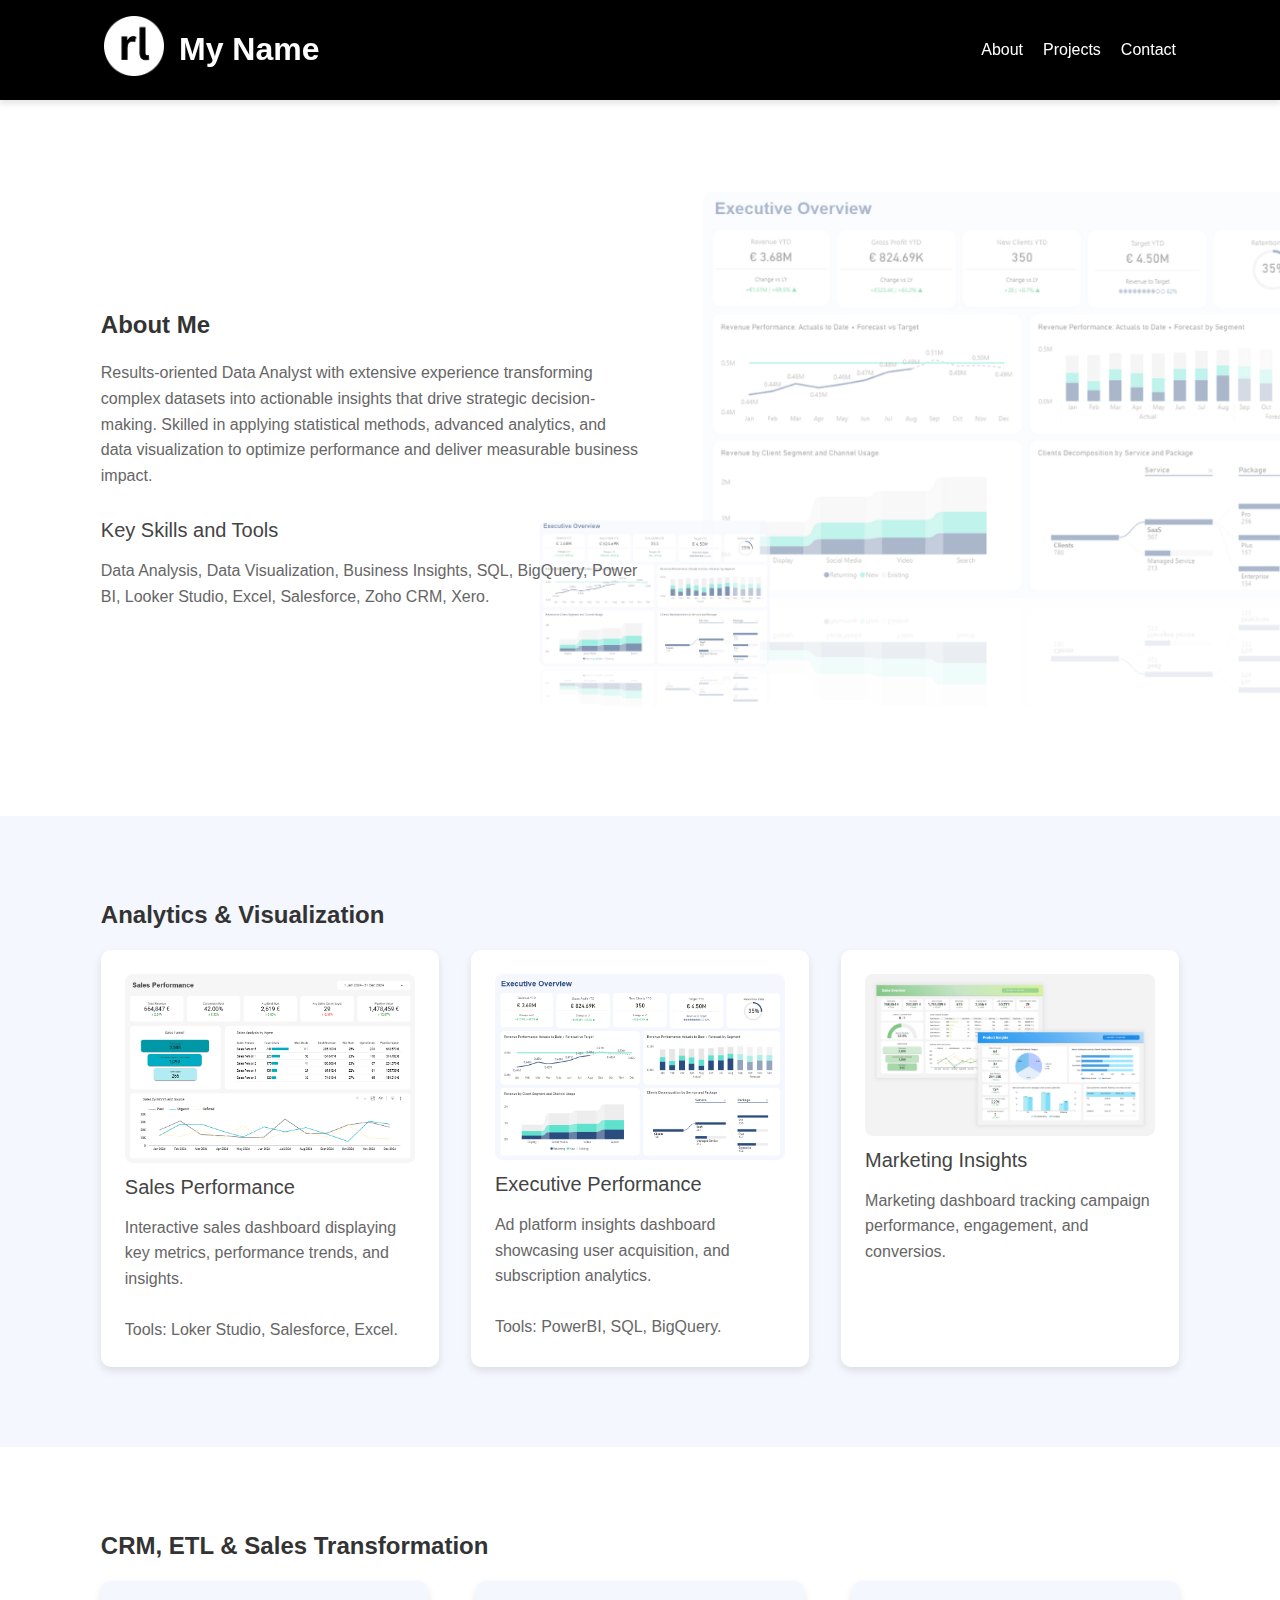
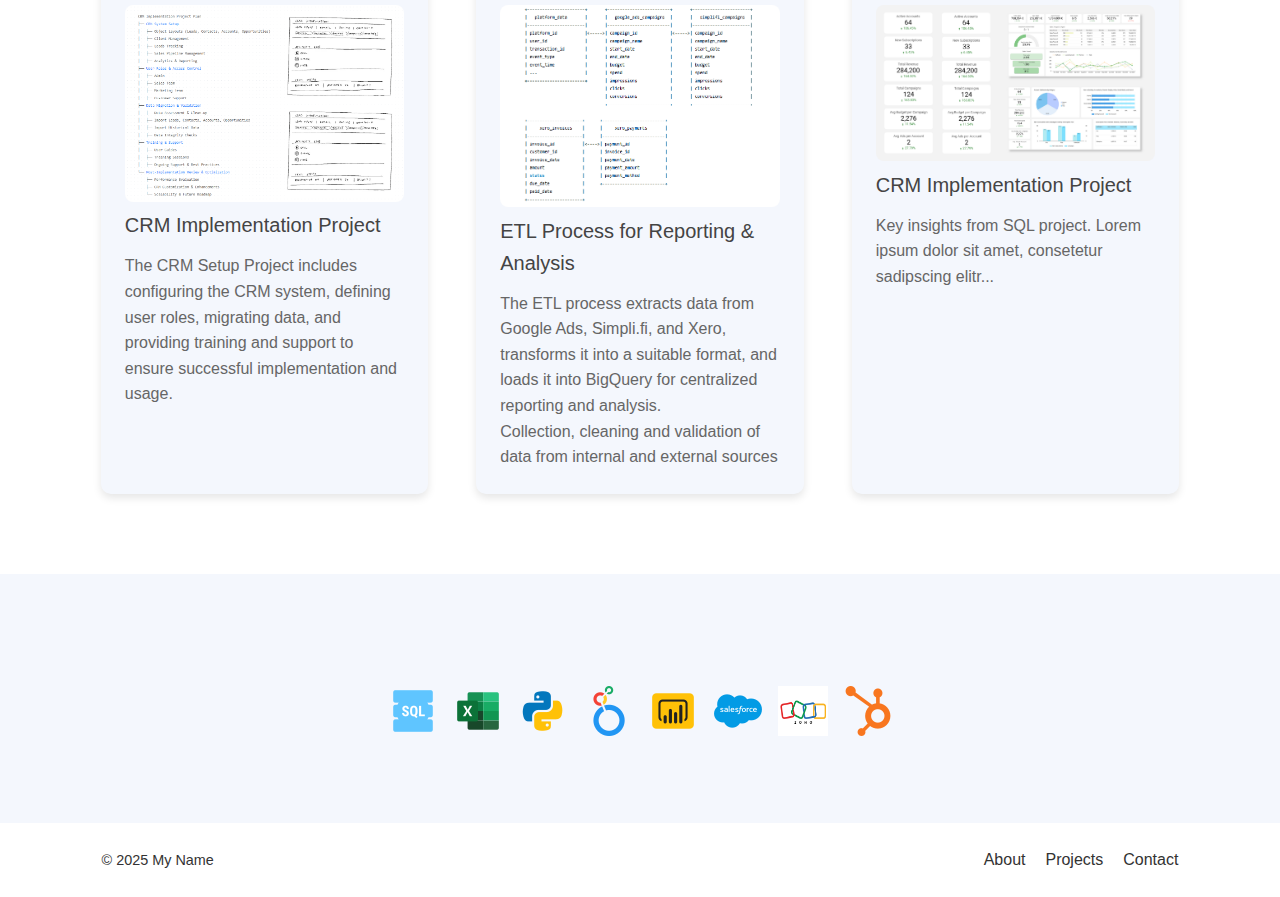
<file: index.html>
<!DOCTYPE html>
<html lang="en">
<head>
    <meta charset="UTF-8">
    <meta name="viewport" content="width=device-width, initial-scale=1.0">
    <title>My Name | Data Portfolio</title>
    <link rel="icon" type="image/png" href="Lr_Icons_Logos/rl_white.png"> <!-- Some browsers (like Chrome) will automatically look for a favicon.ico file in the root directory of the website -->
    <link rel="stylesheet" href="style.css">
</head>
<body>
    <!-- Header Section -->
    <header>
        <div class="header-container">
            <!-- Logo and Name -->
            <div class="logo-container">
                <a href="index.html">
                    <img src="Lr_Icons_Logos/rl_white.png" alt="LR Logo" class="logo">
                </a>
                <h1>My Name</h1>
            </div>
            <!-- Navigation Links -->
            <nav>
                <a href="#about">About</a>
                <a href="#projects">Projects</a>
                <a href="#contact">Contact</a>
            </nav>
        </div>
    </header>
    
    <!-- About Section -->
    <div class="section-wrapper about-wrapper">
        <section id="about">
            <div class="content-wrapper">
                <!-- About Me Title -->
                <h2 class="section-title">About Me</h2>
                <p>Results-oriented Data Analyst with extensive experience transforming complex datasets into actionable insights that drive strategic decision-making. Skilled in applying statistical methods, advanced analytics, and data visualization to optimize performance and deliver measurable business impact.</p>
                <br> <!-- This adds space between the two paragraphs -->
                <h3 class="section-subtitle">Key Skills and Tools</h3>
                <p>Data Analysis, Data Visualization, Business Insights, SQL, BigQuery, Power BI, Looker Studio, Excel, Salesforce, Zoho CRM, Xero.</p>
            </div>
            <div class="about-image">
                <img src="Cover for About.png" alt="About Image">
            </div>
        </section>
    </div>
    
<!-- Projects Section -->
<div class="section-wrapper projects-wrapper">
    <section id="projects">
        <div class="content-wrapper">
            <!-- Projects Title -->
            <h2 class="section-title">Analytics & Visualization</h2>
            <div class="projects-container">
                <div class="project">
                    <img src="Dash_Images/SALESNEW_.png" alt="Sales Dashboard">
                    <h3 class="section-subtitle">Sales Performance</h3>
                    <p>Interactive sales dashboard displaying key metrics, performance trends, and insights.</p>
                    <br>
                    <p>Tools: Loker Studio, Salesforce, Excel.</p>
                </div>
                <a href="executive-dashboard.html" class="project">
                    <img src="Dash_Images/EXECNEW_.png" alt="Product Insights">
                    <h3 class="section-subtitle">Executive Performance</h3>
                    <p>Ad platform insights dashboard showcasing user acquisition, and subscription analytics.</p>
                     <br>
                    <p>Tools: PowerBI, SQL, BigQuery.</p>
                </a>
                <div class="project">
                    <img src="Dash_Images/trl.png" alt="SQL Project">
                    <h3 class="section-subtitle">Marketing Insights</h3>
                    <p>Marketing dashboard tracking campaign performance, engagement, and conversios.</p>
                </div>
            </div>
        </div>
    </section>
</div>

<!-- Workflows Projects Section -->
<div class="section-wrapper workflows-wrapper">
    <section id="workflows">
        <div class="content-wrapper">
            <!-- Projects Title -->
            <h2 class="section-title">CRM, ETL & Sales Transformation</h2>
            <div class="workflows-container">
                <div class="workflows">
                    <img src="crm_.png" alt="CRM">
                    <br>
                    <h3 class="section-subtitle">CRM Implementation Project</h3>
                    <p>The CRM Setup Project includes configuring the CRM system, defining user roles, migrating data, and providing training and support to ensure successful implementation and usage.</p>
                </div>
                <div class="workflows">
                    <img src="API-s.png" alt="API-BigQuery">
                    <br>
                    <h3 class="section-subtitle">ETL Process for Reporting & Analysis</h3>
                    <p>The ETL process extracts data from Google Ads, Simpli.fi, and Xero, transforms it into a suitable format, and loads it into BigQuery for centralized reporting and analysis.</p>
                    <p>Collection, cleaning and validation of data from internal and external sources</p>
                </div>
                <div class="workflows">
                    <img src="Dash_Images/newdashcoll.png" alt="SQL Project">
                    <br>
                    <h3 class="section-subtitle">CRM Implementation Project</h3>
                    <p>Key insights from SQL project. Lorem ipsum dolor sit amet, consetetur sadipscing elitr...</p>
                </div>
            </div>
        </div>
    </section>
</div>

<!-- Skills Logos Section -->
<div class="section-wrapper skills-wrapper">
    <section id="skills-logos">
        <div class="content-wrapper">
            <!-- Skills Logos -->
            <div class="skills-logos">
                <ul>
                    <li><img src="Tools_Logos/sql_logo.png" alt="SQL Logo"></li>
                    <li><img src="Tools_Logos/excel_logo.png" alt="Excel Logo"></li>
                    <li><img src="Tools_Logos/python_logo.png" alt="Python Logo"></li>
                    <li><img src="Tools_Logos/looker_logo.png" alt="Looker Studio Logo"></li>
                    <li><img src="Tools_Logos/powerbi_logo.png" alt="Power BI Logo"></li>
                    <li><img src="Tools_Logos/salesforce_logo.png" alt="Salesforce Logo"></li>
                    <li><img src="Tools_Logos/zoho.png" alt="Salesforce Logo"></li>
                    <li><img src="Tools_Logos/hubspot.png" alt="Salesforce Logo"></li>
                </ul>
            </div>
        </div>
    </section>
</div>
    
    <!-- Footer Section -->
    <footer>
        <div class="footer-container">
            <p>&copy; 2025 My Name</p>
            <nav>
                <a href="#about">About</a>
                <a href="#projects">Projects</a>
                <a href="#contact">Contact</a>
            </nav>
            <!-- Up Arrow Button -->
            <a href="#" class="back-to-top">︿</a>
        </div>
    </footer>

    <script>
        document.addEventListener("DOMContentLoaded", function() {
            const backToTop = document.querySelector(".back-to-top");
    
            // Show/hide button on scroll
            window.addEventListener("scroll", function() {
                if (window.scrollY > 300) { 
                    backToTop.style.display = "block"; // Show button
                } else {
                    backToTop.style.display = "none"; // Hide button
                }
            });
    
            // Smooth scroll to top
            backToTop.addEventListener("click", function(e) {
                e.preventDefault();
                window.scrollTo({ top: 0, behavior: "smooth" });
            });
        });
    </script>    
    
</body>
</html>
</file>
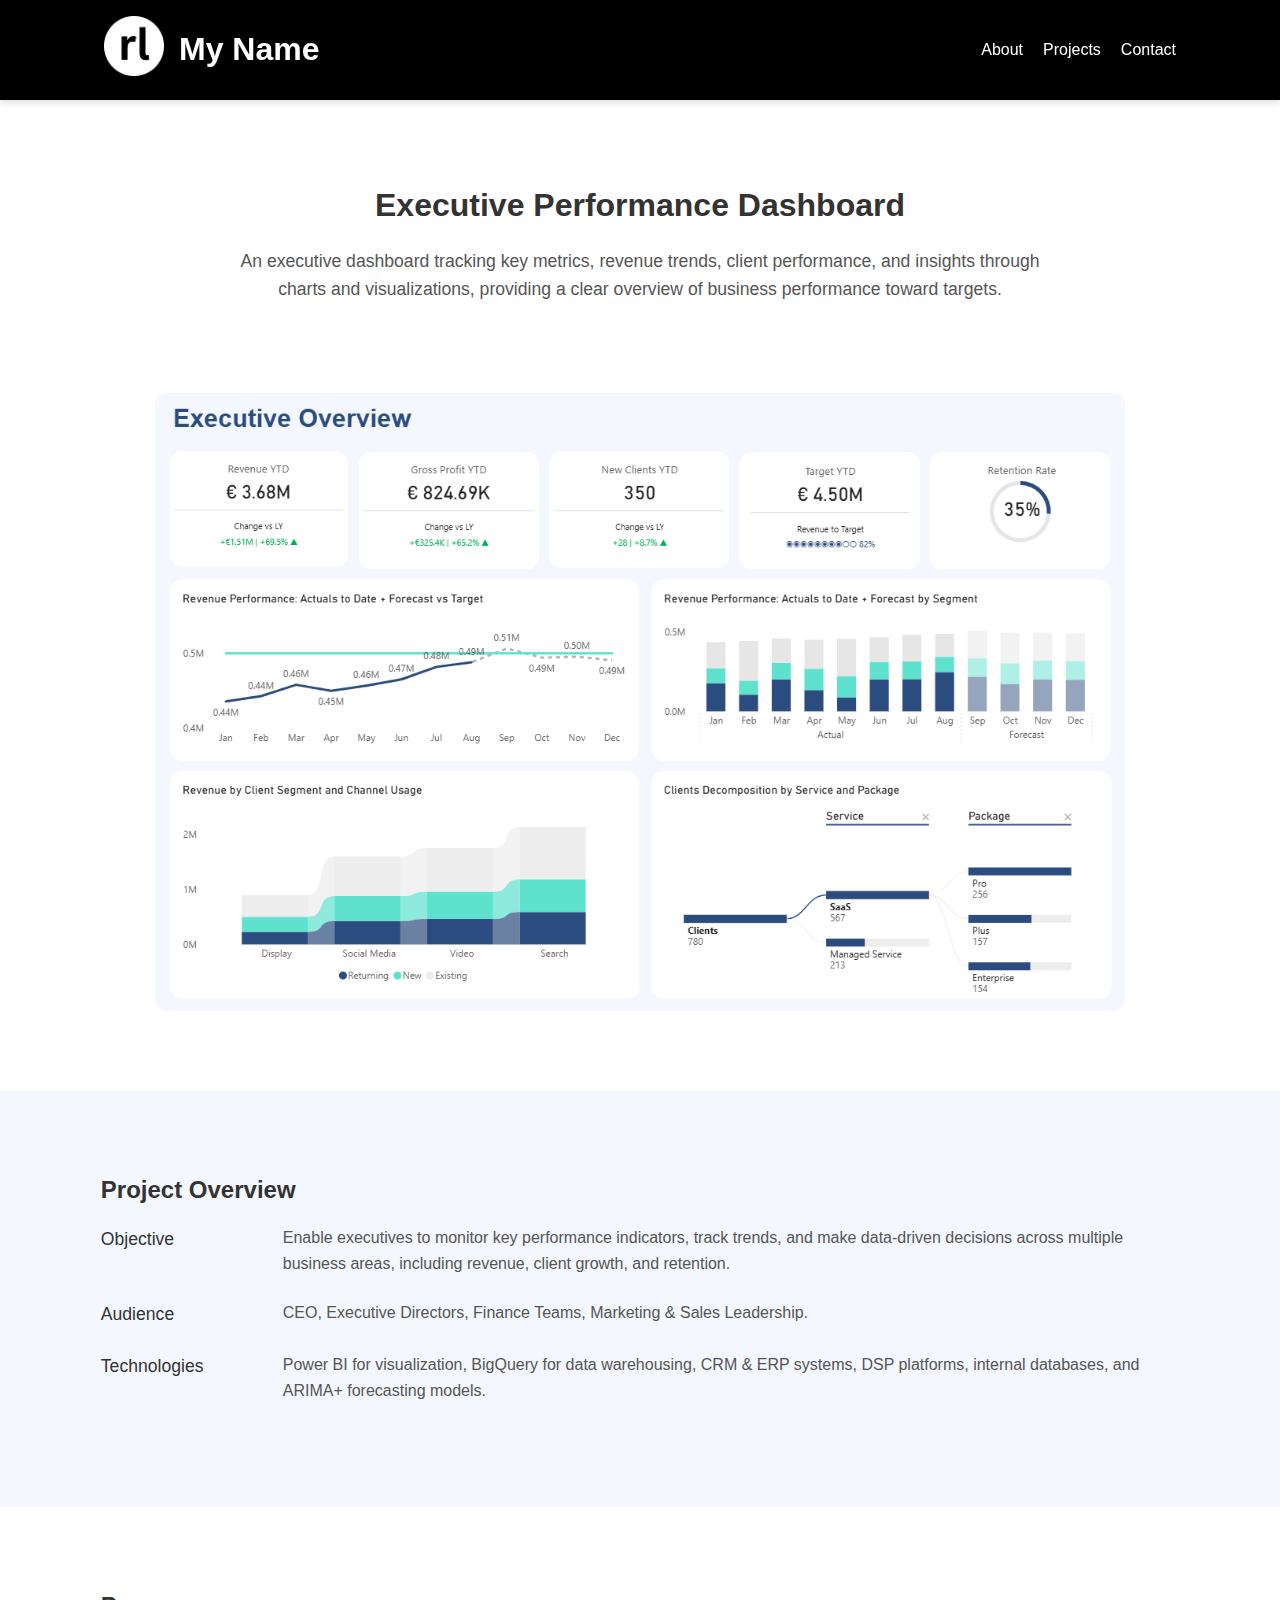
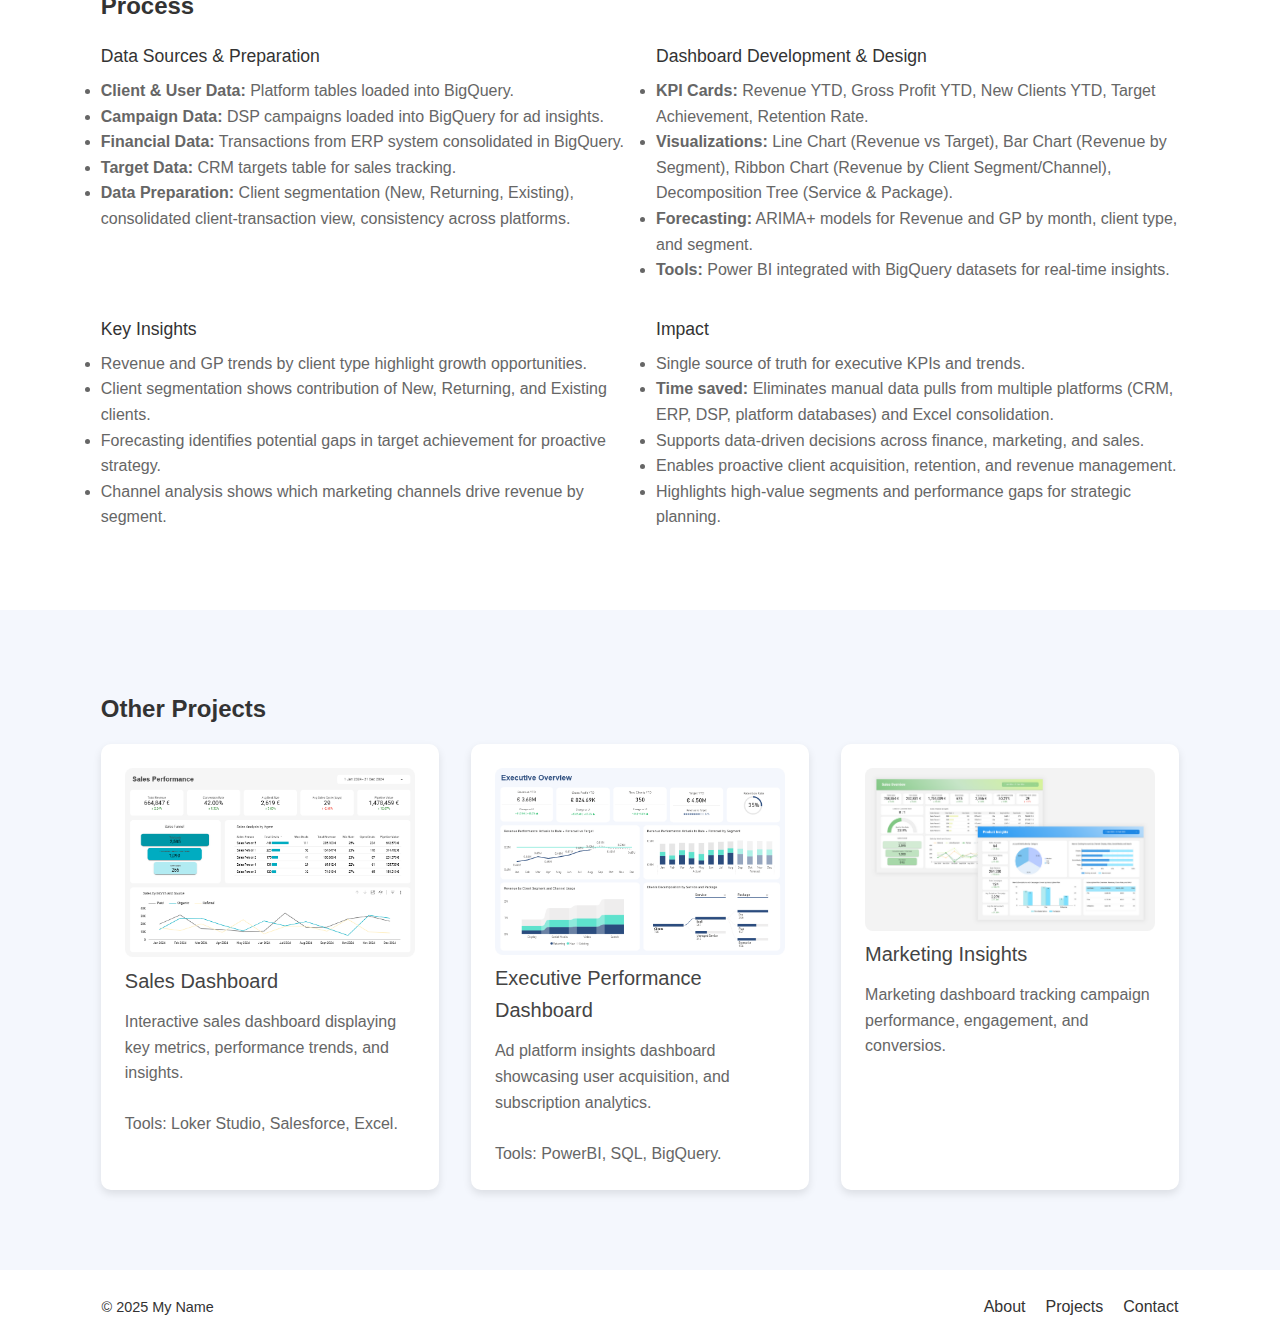
<file: executive-dashboard.html>
<!DOCTYPE html>
<html lang="en">
<head>
    <meta charset="UTF-8">
    <meta name="viewport" content="width=device-width, initial-scale=1.0">
    <title>My Name | Data Portfolio</title>
    <link rel="icon" type="image/png" href="Lr_Icons_Logos/rl_white.png"> <!-- Some browsers (like Chrome) will automatically look for a favicon.ico file in the root directory of the website -->
    <link rel="stylesheet" href="style.css">
    <link rel="stylesheet" href="page.css"> 
</head>
<body>
    <!-- Header Section -->
    <header>
        <div class="header-container">
            <!-- Logo and Name -->
            <div class="logo-container">
                <a href="index.html">
                    <img src="Lr_Icons_Logos/rl_white.png" alt="LR Logo" class="logo">
                </a>
                <h1>My Name</h1>
            </div>
            <!-- Navigation Links -->
            <nav>
                <a href="#about">About</a>
                <a href="#projects">Projects</a>
                <a href="#contact">Contact</a>
            </nav>
        </div>
    </header>

    <!-- Introduction Section -->
    <div class="section-wrapper introduction-executive-wrapper">
        <section id="introduction-executive-wrapper">
            <div class="content-wrapper">
                <!-- Dashboard Name -->
                <h2 class="section-title">Executive Performance Dashboard</h2>
                <p>An executive dashboard tracking key metrics, revenue trends, client performance, and insights through charts and visualizations, providing a clear overview of business performance toward targets.</p>
                <br> <!-- This adds space between the two paragraphs -->
            </div>
            <div class="dashboard-image">
                <img src="ExecutiveDash.png" alt="Executive Dashboard Image">
            </div>
        </section>
    </div>

    <!-- Project Overview -->
    <div class="section-wrapper project-overiew-wrapper">
        <section id="project-overview">
            <div class="content-wrapper">
                <h2 class="section-title">Project Overview</h2>

            <div class="overview-item">
                <h3 class="section-subtitle">Objective</h3>
                <p>Enable executives to monitor key performance indicators, track trends, and make data-driven decisions across multiple business areas, including revenue, client growth, and retention.</p>
            </div>

            <div class="overview-item">
                <h3 class="section-subtitle">Audience</h3>
                <p>CEO, Executive Directors, Finance Teams, Marketing & Sales Leadership.</p>
            </div>

            <div class="overview-item">
                <h3 class="section-subtitle">Technologies</h3>
                <p>Power BI for visualization, BigQuery for data warehousing, CRM & ERP systems, DSP platforms, internal databases, and ARIMA+ forecasting models.</p>
            </div>
            </div>
        </section>
    </div>

        <!-- Process -->
<div class="section-wrapper process-wrapper">
    <section id="process">
        <div class="content-wrapper">
            <h2 class="section-title">Process</h2>

            <div class="process-items-grid">

                <div class="process-item">
                    <h3 class="section-subtitle">Data Sources & Preparation</h3>
                    <ul class="process-list">
                        <li><strong>Client & User Data:</strong> Platform tables loaded into BigQuery.</li>
                        <li><strong>Campaign Data:</strong> DSP campaigns loaded into BigQuery for ad insights.</li>
                        <li><strong>Financial Data:</strong> Transactions from ERP system consolidated in BigQuery.</li>
                        <li><strong>Target Data:</strong> CRM targets table for sales tracking.</li>
                        <li><strong>Data Preparation:</strong> Client segmentation (New, Returning, Existing), consolidated client-transaction view, consistency across platforms.</li>
                    </ul>
                </div>

                <div class="process-item">
                    <h3 class="section-subtitle">Dashboard Development & Design</h3>
                    <ul class="process-list">
                        <li><strong>KPI Cards:</strong> Revenue YTD, Gross Profit YTD, New Clients YTD, Target Achievement, Retention Rate.</li>
                        <li><strong>Visualizations:</strong> Line Chart (Revenue vs Target), Bar Chart (Revenue by Segment), Ribbon Chart (Revenue by Client Segment/Channel), Decomposition Tree (Service & Package).</li>
                        <li><strong>Forecasting:</strong> ARIMA+ models for Revenue and GP by month, client type, and segment.</li>
                        <li><strong>Tools:</strong> Power BI integrated with BigQuery datasets for real-time insights.</li>
                    </ul>
                </div>

                <div class="process-item">
                    <h3 class="section-subtitle">Key Insights</h3>
                    <ul class="process-list">
                        <li>Revenue and GP trends by client type highlight growth opportunities.</li>
                        <li>Client segmentation shows contribution of New, Returning, and Existing clients.</li>
                        <li>Forecasting identifies potential gaps in target achievement for proactive strategy.</li>
                        <li>Channel analysis shows which marketing channels drive revenue by segment.</li>
                    </ul>
                </div>

                <div class="process-item">
                    <h3 class="section-subtitle">Impact</h3>
                    <ul class="process-list">
                        <li>Single source of truth for executive KPIs and trends.</li>
                        <li><strong>Time saved:</strong> Eliminates manual data pulls from multiple platforms (CRM, ERP, DSP, platform databases) and Excel consolidation.</li>
                        <li>Supports data-driven decisions across finance, marketing, and sales.</li>
                        <li>Enables proactive client acquisition, retention, and revenue management.</li>
                        <li>Highlights high-value segments and performance gaps for strategic planning.</li>
                    </ul>
                </div>

            </div>
        </div>
    </section>
</div>


<!-- Projects Section -->
<div class="section-wrapper projects-wrapper">
    <section id="projects">
        <div class="content-wrapper">
            <!-- Projects Title -->
            <h2 class="section-title">Other Projects</h2>
            <div class="projects-container">
                <div class="project">
                    <img src="Dash_Images/SALESNEW_.png" alt="Sales Dashboard">
                    <h3 class="section-subtitle">Sales Dashboard</h3>
                    <p>Interactive sales dashboard displaying key metrics, performance trends, and insights.</p>
                    <br>
                    <p>Tools: Loker Studio, Salesforce, Excel.</p>
                </div>
                <a href="executive-dashboard.html" class="project">
                    <img src="Dash_Images/EXECNEW_.png" alt="Product Insights">
                    <h3 class="section-subtitle">Executive Performance Dashboard</h3>
                    <p>Ad platform insights dashboard showcasing user acquisition, and subscription analytics.</p>
                     <br>
                    <p>Tools: PowerBI, SQL, BigQuery.</p>
                </a>
                <div class="project">
                    <img src="Dash_Images/trl.png" alt="SQL Project">
                    <h3 class="section-subtitle">Marketing Insights</h3>
                    <p>Marketing dashboard tracking campaign performance, engagement, and conversios.</p>
                </div>
            </div>
        </div>
    </section>
</div>

    <!-- Footer Section -->
    <footer>
        <div class="footer-container">
            <p>&copy; 2025 My Name</p>
            <nav>
                <a href="#about">About</a>
                <a href="#projects">Projects</a>
                <a href="#contact">Contact</a>
            </nav>
            <!-- Up Arrow Button -->
            <a href="#" class="back-to-top">︿</a>
        </div>
    </footer>

    <script>
        document.addEventListener("DOMContentLoaded", function() {
            const backToTop = document.querySelector(".back-to-top");
    
            // Show/hide button on scroll
            window.addEventListener("scroll", function() {
                if (window.scrollY > 300) { 
                    backToTop.style.display = "block"; // Show button
                } else {
                    backToTop.style.display = "none"; // Hide button
                }
            });
    
            // Smooth scroll to top
            backToTop.addEventListener("click", function(e) {
                e.preventDefault();
                window.scrollTo({ top: 0, behavior: "smooth" });
            });
        });
    </script>    
    
</body>
</html>
</file>
<file: page.css>
/* ============================================================================
   INTRODUCTION SECTION
   ============================================================================ */
.introduction-executive-wrapper {
    background-color: #ffffff;
    padding: 2rem 2rem;
}

#introduction-executive-wrapper {
    display: flex;
    flex-direction: column;   /* stack title, text, image vertically */
    align-items: center;      /* center all horizontally */
    text-align: center;
}

#introduction-executive-wrapper .section-title {
    font-size: 2rem;
    font-weight: bold;
    color: #333;
    margin-bottom: 1rem;
}

#introduction-executive-wrapper p {
    max-width: 800px;
    margin: 0 auto 2rem;
    font-size: 1.1rem;
    color: #555;
}

.dashboard-image {
    display: flex;
    justify-content: center;
    margin-top: 2rem;
    width: 100%;
}

.dashboard-image img {
    max-width: 90%;
    border-radius: 12px;
    transition: transform 0.3s ease;
}

/* ============================================================================
   PROJECT OVERVIEW SECTION
   ============================================================================ */
.project-overiew-wrapper {
    background-color: #f4f7fd;
}

.overview-item {
    display: flex;               /* place label + text in a row */
    flex-wrap: nowrap; 
    justify-content: flex-start;
    align-items: flex-start;
    margin-bottom: 1.5rem;       /* space between rows */
    gap: 2rem;                   /* space between label and text */
}

.overview-item h3 {
    font-size: 1.1rem;
    color: #333;
    min-width: 150px;            /* ensures labels line up neatly */
    margin: 0;
}

.overview-item p {
    font-size: 1rem;
    color: #555;
    margin: 0;
    flex: 1;                     /* allows text to expand */
    line-height: 1.6;
}

/* ============================================================================ 
   PROCESS SECTION - 2 COLUMNS FOR ITEMS ONLY
   ============================================================================ */
.process-wrapper .content-wrapper {
    display: flex;
    flex-direction: column; /* keep the h2 on top naturally */
}

.process-items-grid {
    display: grid;
    grid-template-columns: repeat(2, 1fr); /* 2 columns */
    gap: 2rem;                             /* space between items */
}

.process-item {
    display: flex;
    flex-direction: column;                /* h3 above p */
}

.process-item h3 {
    font-size: 1.1rem;
    color: #333;
    margin-bottom: 0.5rem;
}

.process-item p {
    font-size: 1rem;
    color: #555;
    line-height: 1.6;
    margin: 0;
}
</file>
<file: style.css>
/* ============================================================================
   UNIVERSAL RESET
   This applies a basic reset to ensure consistent styling across browsers.
   ============================================================================ */

   * {
    box-sizing: border-box;
    margin: 0;
    padding: 0;
}

/* ============================================================================
   BODY STYLING
   Basic body setup including font, background, and general layout properties.
   ============================================================================ */

body {
    font-family: Arial, sans-serif;
    color: #666;
    background-color: #fff;
    line-height: 1.6;
    display: flex;
    flex-direction: column;
    align-items: flex-start; /* Aligns items to the left */
    justify-content: flex-start;
    width: 100%;
}

/* ============================================================================
   HEADER STYLING
   Defines the look of the header, including logo, navigation, and general layout.
   ============================================================================ */

header {
    background: black;
    color: white;
    padding: 1rem 0; /* Defines the height of the header */
    width: 100%;
    display: flex;
    justify-content: center; /* Centers the content inside the header */
    position: sticky; /* Keeps the header fixed at the top */
    top: 0; /* Ensures it sticks at the top of the page */
    z-index: 1000; /* Ensures the header stays on top of other content */
    box-shadow: 0 4px 6px rgba(0, 0, 0, 0.1); /* Adds a subtle shadow */
}

.header-container {
    display: flex;
    align-items: center;
    justify-content: space-between; /* Positions logo and nav on opposite sides */
    width: 100%;
    max-width: 1200px; /* Constrains the width of the header */
    padding: 0 5%; /* Adds space inside the header, from the left and right */
}

/* LOGO AND NAME CONTAINER */
.logo-container {
    display: flex;
    align-items: center;
    gap: 15px; /* Adds space between the logo and the name */
    flex-shrink: 0; /* Prevents the logo from shrinking */
}

.logo {
    height: 60px; /* Defines the size of the logo */
    transition: transform 0.2s ease; /* Smooth transition */
}

.logo:hover {
    transform: scale(1.1); /*scale-up effect*/
    opacity: 0.8;
}

.logo:active {
    transform: scale(0.9); /* Shrink effect on click */
}

/* ============================================================================
   NAVIGATION LINKS
   Consolidated and used for both header and footer navigation links
   ============================================================================ */

nav {
    display: flex;
    gap: 20px; /* Space between each navigation link */
    align-items: center;
}

nav a {
    color: white;
    text-decoration: none;
    font-size: 1rem;
}

nav a:hover {
    color: #cccccc; /* Darker text color on hover */
}

/* ============================================================================
   MAIN SECTIONS
   General styling for sections like About and Projects.
   ============================================================================ */

section {
    width: 100%;
    max-width: 1200px; /* Ensures sections do not exceed this width */
    padding: 3rem 5%;
    text-align: left;
    margin: 0 auto; /* Centers the section horizontally */
}

/* ============================================================================
   SECTION WRAPPER
   Ensures that sections take the full width and align their content.
   ============================================================================ */

.section-wrapper {
    width: 100%;
    padding: 2rem 2rem; /* Adds padding to the wrapper for proper spacing */
    display: flex;
    flex-direction: column; /* Stacks content vertically */
    align-items: flex-start; /* Aligns content to the left */
}

/* Specific Background for About and Projects Sections */

.about-wrapper {
    background-color: #ffffff;
}

.projects-wrapper {
    background-color: #f4f7fd; /* Background color for Projects section */
}

.workflows-wrapper {
    background-color: #ffffff; /* Background color for workflows section */
}

.skills-wrapper {
    background-color: #f4f7fd; /* Background color for Skills section */
}

/* ============================================================================
   ABOUT SECTION
   This section contains the "About Me" text.
   ============================================================================ */

#about {
    display: flex;
    align-items: center;             /* vertically center text and image */
    justify-content: flex-start;     /* text starts on the left */
    gap: 0rem;                       /* space between text and image */
    padding: 3rem 5%;
    max-width: 1200px;
    margin: 0rem auto;
}

#about .content-wrapper {
    flex: 0 0 50%;
    position: relative;    /* needed for text overlap */
    z-index: 2;            /* text will appear on top of image */
    margin-right: -15%;     /* optional: slide text slightly over image */
}

#about .about-image {
    flex: 0 0 50%;
    text-align: right;
    position: relative;  /* allows text to overlap later */
}

#about .about-image img {
    max-width: 170%;      /* make image bigger than its column */
    height: auto;
    display: inline-block;
    position: relative;    /* keep it in flow but allows layering */
    z-index: 1;            /* ensure it sits behind text if text overlaps */
}

/* ============================================================================
   TITLE STYLING
   Styling for "About Me" and "Projects" and "workflows" titles (h2 elements).
   ============================================================================ */

.section-title {
    font-size: 1.5rem;
    font-weight: bold;
    color: #333;
    margin-bottom: 1rem; /* Space below the title */
}

/* ============================================================================  
   SUBTITLE STYLING  
   Styling for subtitles (h3 elements in various sections).  
   ============================================================================ */

.section-subtitle {
    font-size: 1.25rem;  /* Slightly smaller than section titles */
    font-weight: normal; /* Ensures the text is not bold */
    color: #444;  /* A slightly lighter shade for contrast -#444 - #F4F7FD */
    margin-bottom: 0.75rem; /* Space below the subtitle */
}

/* ============================================================================
   PROJECTS SECTION
   Flexbox for arranging the project cards.
   ============================================================================ */

.projects-container {
    display: flex;
    flex-wrap: wrap; /* Allows the items to wrap to the next row */
    gap: 2rem; /* Space between items */
    justify-content: center; /* Centers the items in the row */
}

.project {
    display: block;           /* make entire card clickable */
    text-decoration: none;    /* remove underline */
    color: inherit;           /* keep text color */
    background: white;
    padding: 1.5rem;
    border-radius: 10px;
    box-shadow: 0 4px 8px rgba(0, 0, 0, 0.1);
    flex: 1 1 calc(33.33% - 2rem);
    transition: transform 0.3s ease, box-shadow 0.3s ease;
}

.project img {
    width: 100%; /* Makes sure the image fits the width of the project card */
    height: auto;
    border-radius: 8px; /* Rounds the corners of the image */
}

.project:hover {
    transform: translateY(-10px); /* moves the card up by 10px */
    box-shadow: 0 8px 16px rgba(0, 0, 0, 0.2); /* optional: slightly stronger shadow for effect */
}

/* ============================================================================
   Workflows SECTION
   Flexbox for arranging the workflows images.
   ============================================================================ */

.workflows-container {
    display: flex;
    flex-wrap: wrap; /* Allow items to wrap to the next row */
    gap: 3rem; /* Space between items */
    justify-content: center; /* Centers the items in the row */
}

.workflows {
    background: #f4f7fd;
    padding: 1.5rem;
    border-radius: 10px; /* Rounded corners for project cards */
    box-shadow: 0 4px 8px rgba(0, 0, 0, 0.1); /* Soft shadow around each card */
    flex: 1 1 calc(33.33% - 2rem); /* Flexbox rule to make the project cards responsive */
    transition: transform 0.3s ease, box-shadow 0.3s ease; /* smooth animation */
}

.workflows img {
    width: 100%; /* Ensures the image fits the width */
    height: auto;
    border-radius: 8px; /* No rounded corners */
}

.workflows:hover {
    transform: translateY(-10px); /* moves the card up by 10px */
    box-shadow: 0 8px 16px rgba(0, 0, 0, 0.2); /* optional: slightly stronger shadow for effect */
}

/* ============================================================================
   SKILLS LOGOS
   Styling for the logos displayed in the "Skills" section.
   ============================================================================ */

.skills-logos {
    text-align: center;
    margin-top: 2rem;
}

.skills-logos ul {
    list-style-type: none;
    padding: 0;
    display: flex;
    justify-content: center;
    gap: 15px; /* Space between each logo */
}

.skills-logos img {
    width: 50px; /* Size of each logo */
    height: 50px;
}

/* ============================================================================
   FOOTER STYLING
   Footer layout, including copyright and links.
   ============================================================================ */

footer {
    background: #ffffff;
    text-align: center;
    padding: 1.5rem;
    color: #333;
    font-size: 0.9rem;
    width: 100%;
    display: flex;
    justify-content: center; /* Centers the footer content */
}

.footer-container {
    display: flex;
    justify-content: space-between; /* Positions footer content on both sides */
    align-items: center;
    width: 100%;
    max-width: 1200px; /* Constrains the width of the footer */
    padding: 0 5%; /* Adds space inside the footer */
}

/* FOOTER NAVIGATION LINKS */
footer nav {
    display: flex;
    gap: 20px; /* Space between each footer link */
}

footer nav a {
    color: #333;
    text-decoration: none;
}

.back-to-top {
    position: fixed;
    bottom: 20px; /* Position at the bottom */
    left: 50%;
    transform: translateX(-50%); /* Center horizontally */
    color: #333333; /* Arrow color */
    font-size: 2rem; /* Adjust size as needed */
    text-decoration: none;
    display: none; /* Initially hidden */
    transition: opacity 0.3s;
}

.back-to-top:hover {
    color: gray; /* Changes color when hovered */
    transform: translateX(-50%) translateY(-5px); /* Moves arrow up by 5px, keeps horizontal centering */
}

/* =======================
   PROFESSIONAL MOBILE RESPONSIVENESS
   ======================= */

/* Tablet and below */
@media (max-width: 1024px) {

    /* Header & Footer same style */
    .header-container,
    .footer-container {
        flex-direction: column !important;
        align-items: center !important;
        gap: 1rem !important;
    }
    nav {
        flex-wrap: wrap !important;
        justify-content: center !important;
        gap: 10px !important;
    }

    /* About Section */
    #about {
        flex-direction: column !important;
        align-items: flex-start !important;
        text-align: left !important;
        gap: 2rem !important;
    }
    #about .content-wrapper,
    #about .about-image {
        flex: 1 1 100% !important;
        margin: 0 !important;
    }
    #about .about-image img {
        max-width: 120% !important;
        height: auto !important;
        display: block;
    }

    /* Executive Dashboard Intro Section */
    #introduction-executive-wrapper {
        display: flex !important;
        flex-direction: column !important;
        align-items: flex-start !important;
        text-align: left !important;
        position: relative !important;
        overflow: visible !important;
        gap: 0rem; /* spacing between text and image */
    }
    .dashboard-image {
        width: 100% !important;
        margin-top: 0 !important;
        position: relative !important;
        align-self: flex-start; /* aligns image with content */
    }
    .dashboard-image img {
        max-width: 120% !important; /* slightly bigger */
        height: auto !important;
        border-radius: 12px !important;
        margin-left: 0 !important; /* align with text */
        display: block;
    }

    /* Project Overview */
    .overview-item {
        flex-direction: column !important;
        align-items: flex-start !important;
        text-align: left !important;
        gap: 0.25rem !important; /* smaller space */
    }

    /* Process Section */
    .process-wrapper {
        padding-top: 2rem !important; /* match Project Overview */
        padding-bottom: 2rem !important;
    }
   
    .process-items-grid {
        display: grid !important;
        grid-template-columns: 1fr !important; /* single column */
        gap: 2rem !important; /* smaller spacing between items */
    }

    /* Projects & Workflows */
    .projects-container,
    .workflows-container {
        flex-direction: column !important;
        align-items: stretch !important;
        gap: 1rem !important;
    }
    .project, .workflows {
        flex: 1 1 100% !important;
    }
}

/* Mobile phones */
@media (max-width: 480px) {

    /* Font adjustments */
    body {
        font-size: 14px !important;
    }
    .section-title {
        font-size: 1.3rem !important;
    }
    .section-subtitle {
        font-size: 1rem !important;
    }

    /* Skills logos smaller */
    .skills-logos img {
        width: 40px !important;
        height: 40px !important;
    }

    /* Footer adjustments */
    .footer-container {
        flex-direction: column !important;
        gap: 0.5rem !important;
        align-items: center !important;
        padding: 0 5% !important;
    }

    /* Back-to-top arrow */
    .back-to-top {
        font-size: 1.5rem !important;
    }

    /* About Section Image */
    #about .about-image img {
        max-width: 100% !important;
        margin: 0 !important;
    }

    /* Executive Dashboard Image */
    .dashboard-image img {
        max-width: 100% !important; /* fit phone screen */
        margin-left: 0 !important;
        margin-top: 0.5rem !important;
    }

    /* Introduction text */
    #introduction-executive-wrapper p {
        font-size: 1rem !important;
        max-width: 100% !important;
    }

    /* Overview & Process spacing */
    .overview-item {
        gap: 0.25rem !important;
    }
    .process-wrapper {
        padding-top: 1.5rem !important;
        padding-bottom: 1.5rem !important;
    }
    .process-items-grid {
        gap: 0.75rem !important;
    }
}
</file>
